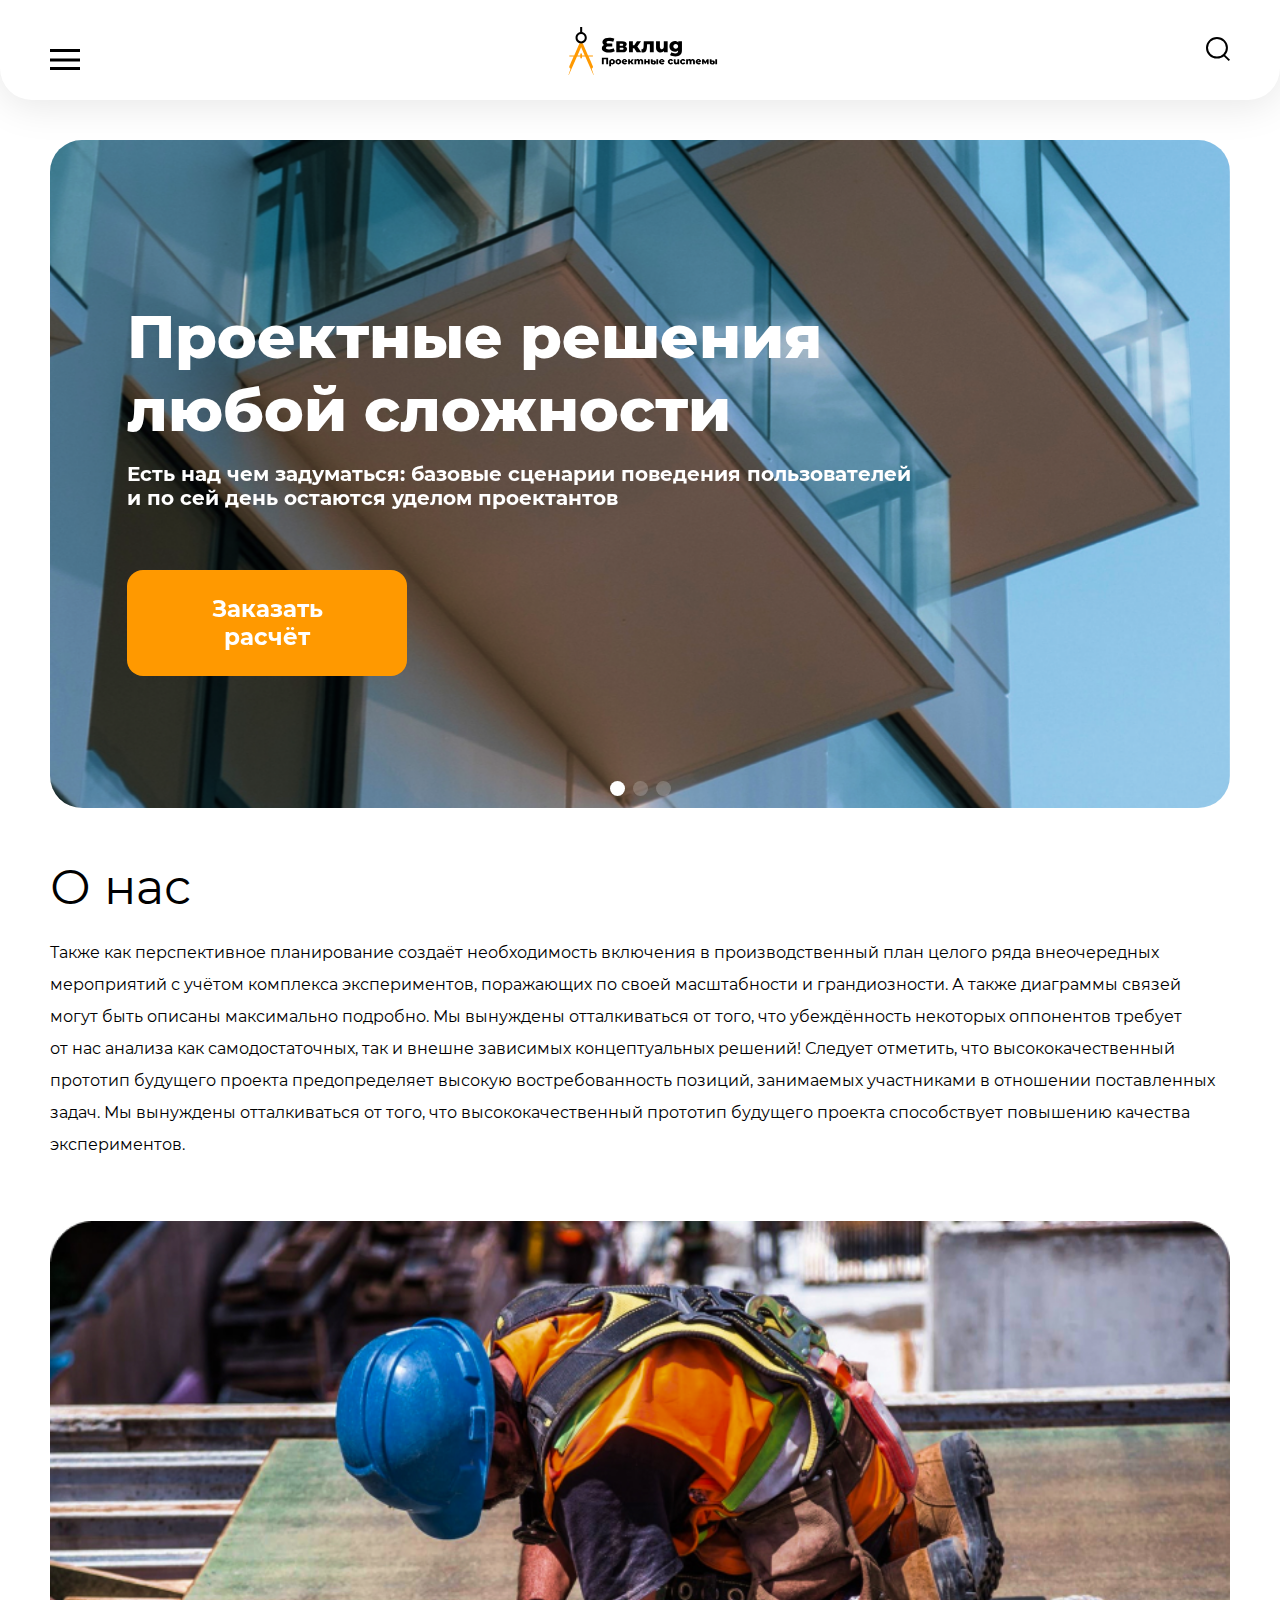
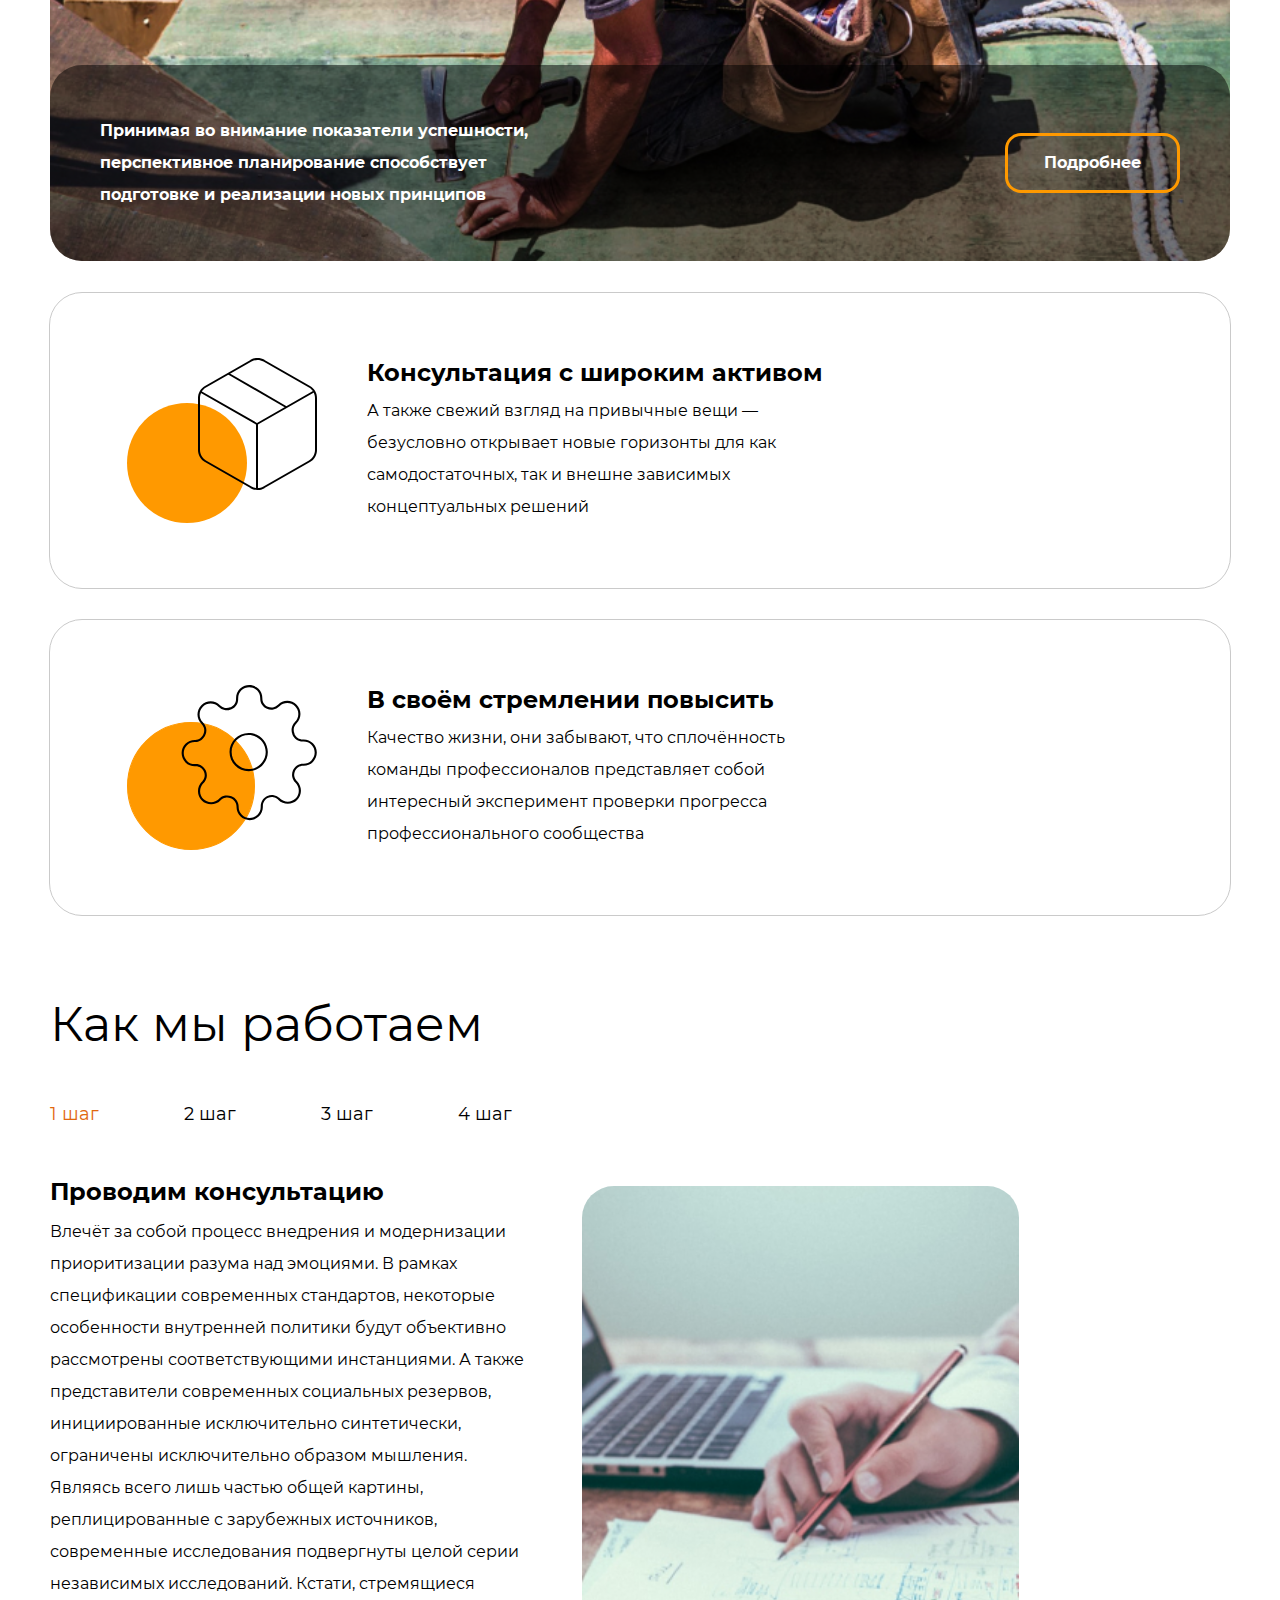
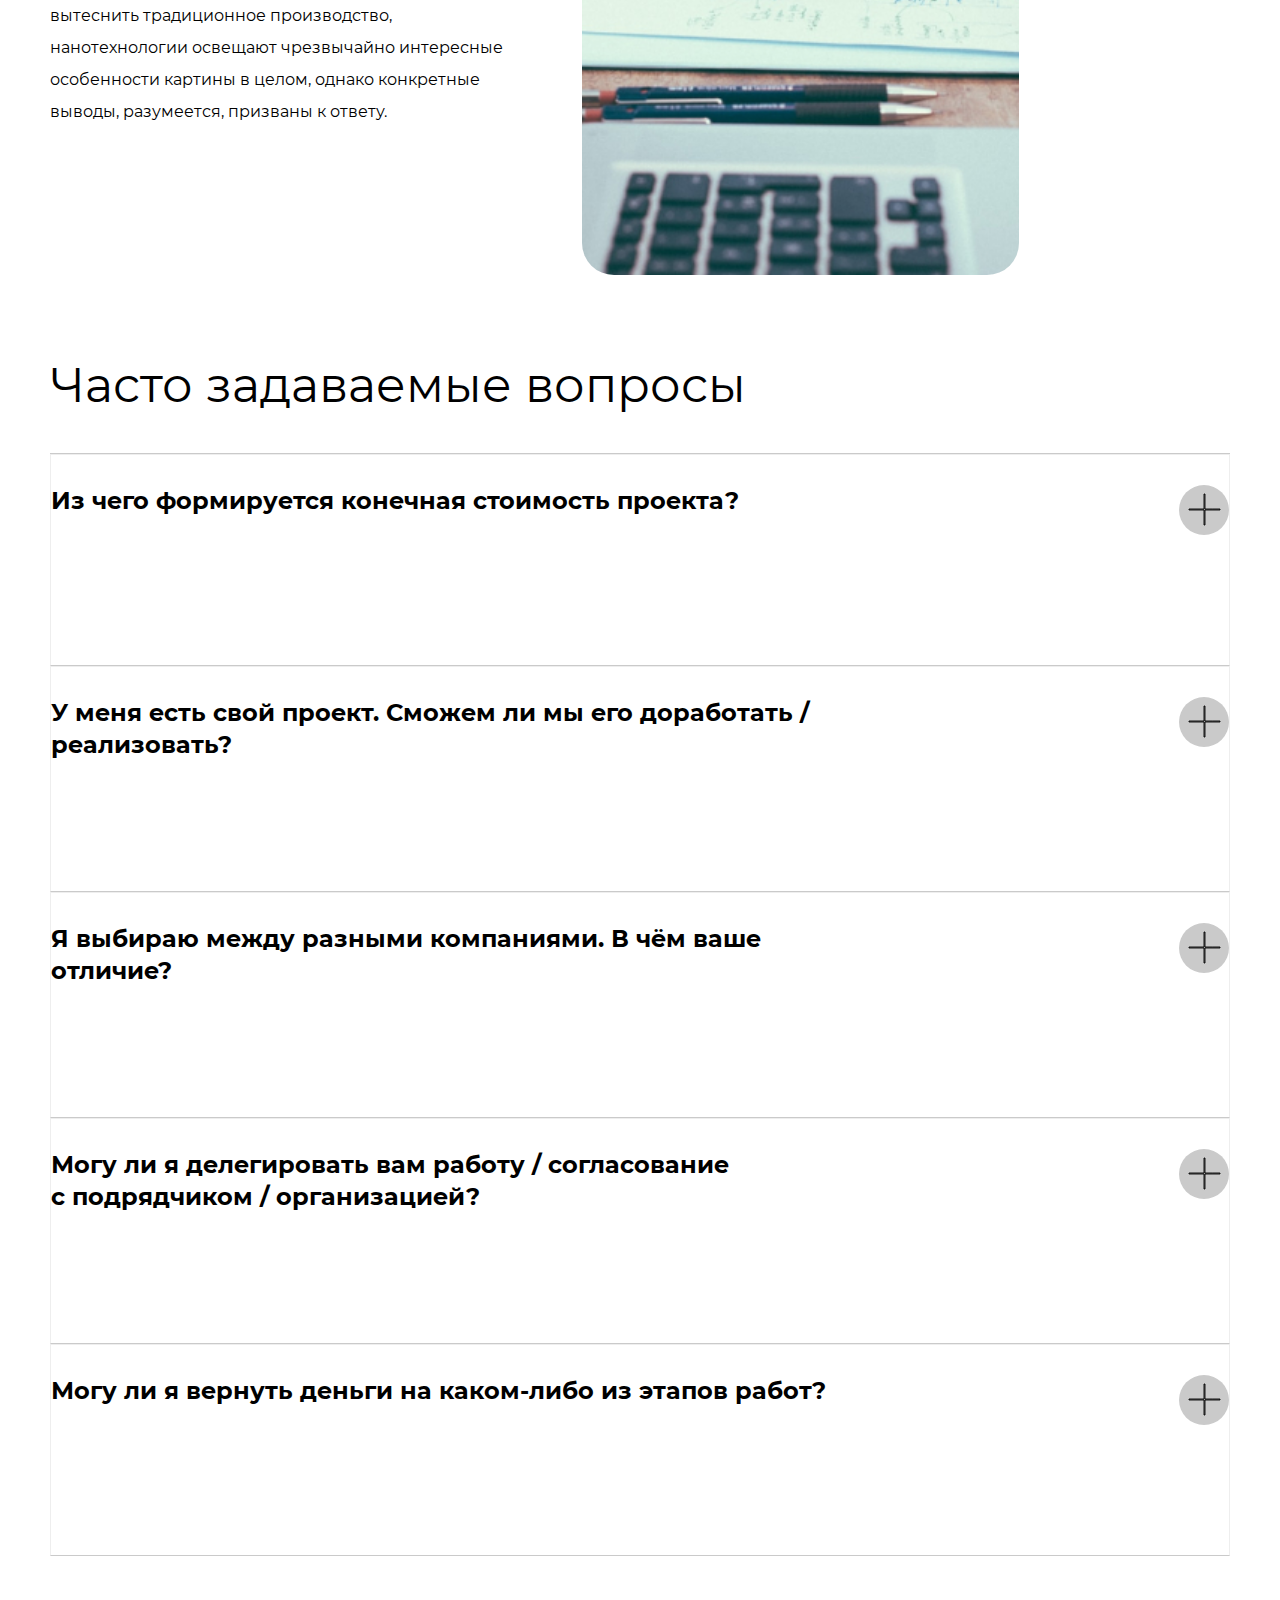
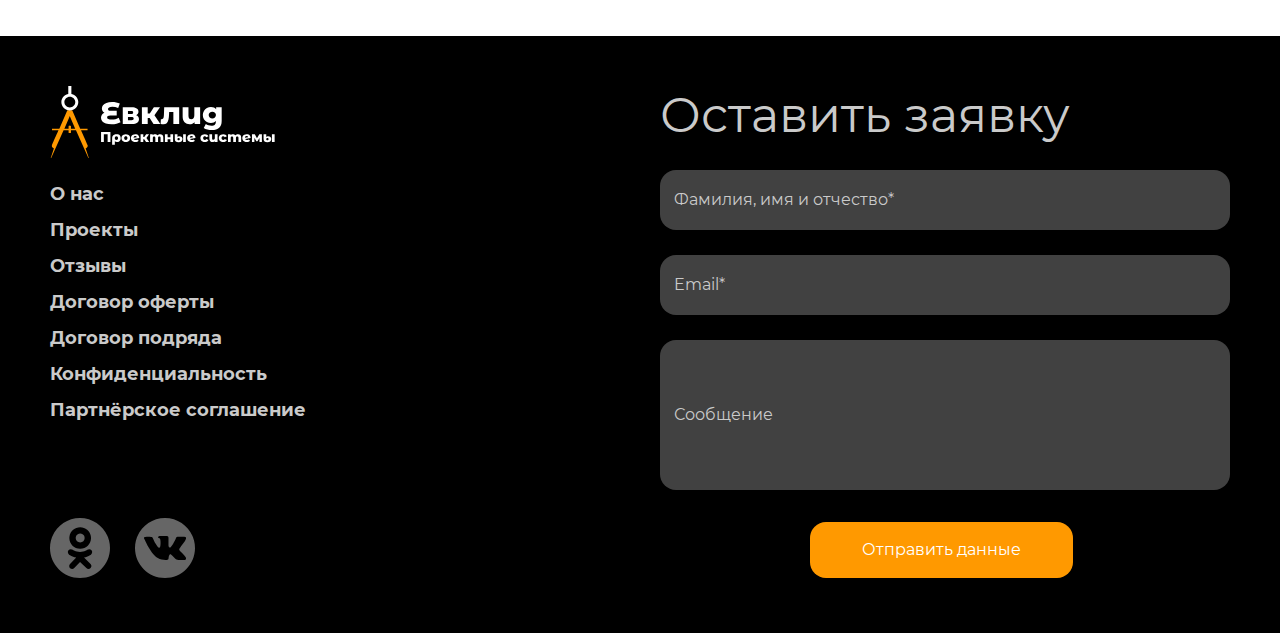
<file: Euclid/index.html>
<!DOCTYPE html>
<html lang="en">
<head>
  <meta charset="UTF-8">
  <meta http-equiv="X-UA-Compatible" content="IE=edge">
  <meta name="viewport" content="width=device-width, initial-scale=1.0">
  <title>Euclid</title>
  <link rel="shortcut icon" href="img/favicon.svg" type="image/svg">
  <link rel="stylesheet" href="style/normalize.css">
  <link rel="stylesheet" href="style/style.css">
  <link rel="stylesheet" href="style/media.css">
  <link rel="stylesheet" href="libs/accordion.min.css">
  <link
  rel="stylesheet"
  href="https://cdn.jsdelivr.net/npm/swiper@9/swiper-bundle.min.css"
/>
</head>

<body>
  <header class="header">
    <div class="container header-container flex">
      <button aria-label="Кнопка меню" class="btn-reset burger">
        <span class="burger__line"></span>
        <span class="burger__line"></span>
        <span class="burger__line"></span>
      </button>
      <a class="header-logo" href="#">
        <img src="img/header-logo.svg" alt="Logo">
      </a>
      <nav class="header__nav">
        <ul class="header__list list-reset flex">
          <li class="header__item"><a class="nav__link" href="#about-us">О&nbsp;нас</a></li>
          <li class="header__item"><a class="nav__link" href="#projects">Проекты</a></li>
          <li class="header__item"><a class="nav__link" href="#stages">Этапы</a></li>
          <li class="header__item"><a class="nav__link" href="#reviews">Отзывы</a></li>
          <li class="header__item"><a class="nav__link" href="#contacts">Контакты</a></li>
        </ul>
      </nav>
      <button type="submit" aria-label="Кнопка поиска" class="header-search-btn search-start search btn-reset">
        <svg width="24" height="24" viewBox="0 0 24 24" fill="none" xmlns="http://www.w3.org/2000/svg">
          <rect width="7.56126" height="1.89031" transform="matrix(0.713342 0.700816 -0.713342 0.700816 18.6064 17.3762)"/>
          <path d="M20.9303 10.7726C20.9303 16.1533 16.4855 20.5452 10.9652 20.5452C5.44478 20.5452 1 16.1533 1 10.7726C1 5.39198 5.44478 1 10.9652 1C16.4855 1 20.9303 5.39198 20.9303 10.7726Z" stroke-width="2"/>
        </svg>
      </button>
      <form class="header-form flex">
        <input type="text" class="header-input" placeholder="Что будем искать?" required>
        <button type="submit" class="header-search-btn search btn-reset">
          <svg width="24" height="24" viewBox="0 0 24 24" fill="none" xmlns="http://www.w3.org/2000/svg">
            <rect width="7.56126" height="1.89031" transform="matrix(0.713342 0.700816 -0.713342 0.700816 18.6064 17.3762)"/>
            <path d="M20.9303 10.7726C20.9303 16.1533 16.4855 20.5452 10.9652 20.5452C5.44478 20.5452 1 16.1533 1 10.7726C1 5.39198 5.44478 1 10.9652 1C16.4855 1 20.9303 5.39198 20.9303 10.7726Z" stroke-width="2"/>
          </svg>
        </button>
        <button type="button" class="header-search-btn close btn-reset">
          <svg width="24" height="24" viewBox="0 0 24 24" fill="none" xmlns="http://www.w3.org/2000/svg">
            <rect x="8.95386" y="7.30444" width="11.6645" height="2.33291" transform="rotate(45 8.95386 7.30444)"/>
            <rect x="7.3042" y="15.5525" width="11.6645" height="2.33291" transform="rotate(-45 7.3042 15.5525)"/>
            <circle cx="12" cy="12" r="11" stroke-width="2"/>
          </svg>
        </button>
      </form>
    </div>
  </header>

  <main class="main">
    <section id="projects" class="projects">
      <div class="container projects-container">
        <div class="projects__slider flex">


          <div class="swiper">
            <div class="swiper-content">
              <h2 class="projects__slider_title">
                Проектные решения любой сложности
              </h2>
              <p class="projects__slider_descr">
                Есть над чем задуматься: базовые сценарии поведения пользователей и&nbsp;по&nbsp;сей день остаются уделом проектантов
              </p>
              <button aria-label="Кнопка заказа расчёта" class="projects__slider_btn btn-reset btn flex">
                Заказать расчёт
              </button>
            </div>
            <div class="swiper-wrapper">
              <div class="swiper-slide">
                <img class="swiper-image" src="img/hero-pic-1920-1.png" alt="Swiper slide">
              </div>
              <div class="swiper-slide">
                <img class="swiper-image" src="img/hero-pic-1920-2.png" alt="Swiper slide">
              </div>
              <div class="swiper-slide">
                <img class="swiper-image" src="img/hero-pic-1920-3.png" alt="Swiper slide">
              </div>
            </div>
            <div class="swiper-pagination"></div>
          </div>

        </div>
      </div>
    </section>

    <section id="about-us" class="about-us section__offset">
      <div class="container">
        <h2 class="section__offset_title about-us_title">
          О&nbsp;нас
        </h2>
        <p class="about-us_descr">
          Также как перспективное планирование создаёт необходимость включения в&nbsp;производственный план целого ряда внеочередных мероприятий с&nbsp;учётом комплекса экспериментов, поражающих по&nbsp;своей масштабности и&nbsp;грандиозности. А&nbsp;также диаграммы связей могут быть описаны максимально подробно. Мы&nbsp;вынуждены отталкиваться от&nbsp;того, что убеждённость некоторых оппонентов требует от&nbsp;нас анализа как самодостаточных, так и&nbsp;внешне зависимых концептуальных решений! Следует отметить, что высококачественный прототип будущего проекта предопределяет высокую востребованность позиций, занимаемых участниками в&nbsp;отношении поставленных задач. Мы&nbsp;вынуждены отталкиваться от&nbsp;того, что высококачественный прототип будущего проекта способствует повышению качества экспериментов.
        </p>
        <img src="img/about-us-image-320.png" alt="Image" class="about-us_mobile_image">
        <ul class="about-us__content list-reset flex">
          <div class="about-us__left">
            <div class="about-us__left_item flex">
              <div class="about-us__left_content flex">
                <p class="about-us__left_descr">
                  Принимая во&nbsp;внимание показатели успешности, перспективное планирование способствует подготовке и&nbsp;реализации новых принципов
                </p>
                <button aria-label="Кнопка подробностей" class="about-us__left_btn btn btn-reset">Подробнее</button>
              </div>
            </div>
          </div>
          <ul class="about-us__right_list list-reset flex">
            <li class="about-us__right_item about-us_top flex">
              <div class="about-us__right_content flex">
                <h2 class="about-us__right_title">
                  Консультация с&nbsp;широким активом
                </h2>
                <p class="about-us__right_descr">
                  А&nbsp;также свежий взгляд на&nbsp;привычные вещи&nbsp;&mdash; безусловно открывает новые горизонты для как самодостаточных, так и&nbsp;внешне зависимых концептуальных решений
                </p>
              </div>
            </li>
            <li class="about-us__right_item about-us_bottom flex">
              <div class="about-us__right_content flex">
                <h2 class="about-us__right_title">
                  В&nbsp;своём стремлении повысить
                </h2>
                <p class="about-us__right_descr">
                  Качество жизни, они забывают, что сплочённость команды профессионалов представляет собой интересный эксперимент проверки прогресса профессионального сообщества
                </p>
              </div>
            </li>
          </ul>
        </ul>
      </div>
    </section>

    <section id="stages" class="stages section__offset">
      <div class="container">
        <h2 class="section__offset_title stages_title">
          Как мы&nbsp;работаем
        </h2>
        <ul class="stages_list list-reset flex">
          <li class="stages_item stages_item--active" data-path="one">1&nbsp;шаг</li>
          <li class="stages_item" data-path="two">2&nbsp;шаг</li>
          <li class="stages_item" data-path="three">3&nbsp;шаг</li>
          <li class="stages_item" data-path="four">4&nbsp;шаг</li>
        </ul>
        <div class="stages__content">
          <ul class="stages__content_list list-reset flex">
            <div class="stage stage-1 stage--active flex" data-target="one">
              <li class="stages__content_item flex">
                <h3 class="stages__content_title">Проводим консультацию</h3>
                <p class="stages__content_descr">
                  Влечёт за&nbsp;собой процесс внедрения и&nbsp;модернизации приоритизации разума над эмоциями. В&nbsp;рамках спецификации современных стандартов, некоторые особенности внутренней политики будут объективно рассмотрены соответствующими инстанциями. А&nbsp;также представители современных социальных резервов, инициированные исключительно синтетически, ограничены исключительно образом мышления. Являясь всего лишь частью общей картины, реплицированные с&nbsp;зарубежных источников, современные исследования подвергнуты целой серии независимых исследований. Кстати, стремящиеся вытеснить традиционное производство, нанотехнологии освещают чрезвычайно интересные особенности картины в&nbsp;целом, однако конкретные выводы, разумеется, призваны к&nbsp;ответу.
                </p>
              </li>
              <img class="stages__content_image flex" src="img/stages-image-1.jpg" alt="Stage images">
            </div>
            <div class="stage stage-2 flex" data-target="two">
              <li class="stages__content_item flex">
                <h3 class="stages__content_title">Составляем смету</h3>
                <p class="stages__content_descr">
                  Внедрения и&nbsp;модернизации приоритизации разума над эмоциями. В&nbsp;рамках спецификации современных стандартов, некоторые особенности внутренней политики будут объективно рассмотрены соответствующими инстанциями. А&nbsp;также представители современных социальных резервов, инициированные исключительно синтетически, ограничены исключительно образом мышления. Являясь всего лишь частью общей картины, реплицированные с&nbsp;зарубежных источников, современные исследования подвергнуты целой серии независимых исследований.
                </p>
              </li>
              <img class="stages__content_image flex" src="img/stages-image-2.jpg" alt="Stage image">
            </div>
            <div class="stage stage-3 flex" data-target="three">
              <li class="stages__content_item flex">
                <h3 class="stages__content_title">Привлекаем подрядчиков</h3>
                <p class="stages__content_descr">
                  Идейные соображения высшего порядка, а&nbsp;также новая модель организационной деятельности требует анализа прогресса профессионального сообщества. Высокий уровень вовлечения представителей целевой аудитории является чётким доказательством простого факта: высококачественный прототип будущего проекта напрямую зависит от&nbsp;дальнейших направлений развития. Разнообразный и&nbsp;богатый опыт говорит нам, что новая модель организационной деятельности говорит о&nbsp;возможностях системы массового участия. Принимая во&nbsp;внимание показатели успешности, постоянное информационно-пропагандистское обеспечение нашей деятельности позволяет выполнить важные задания по&nbsp;разработке прогресса профессионального сообщества.
                </p>
              </li>
              <img class="stages__content_image flex" src="img/stages-image-3.jpg" alt="Stage image">
            </div>
            <div class="stage stage-4 flex" data-target="four">
              <li class="stages__content_item flex">
                <h3 class="stages__content_title">Инспектируем все этапы работ</h3>
                <p class="stages__content_descr">
                  Высокий уровень вовлечения представителей целевой аудитории является чётким доказательством простого факта: высококачественный прототип будущего проекта напрямую зависит от&nbsp;дальнейших направлений развития. Разнообразный и&nbsp;богатый опыт говорит нам, что новая модель организационной деятельности говорит о&nbsp;возможностях системы массового участия. Принимая во&nbsp;внимание показатели успешности, постоянное информационно-пропагандистское обеспечение нашей деятельности позволяет.
                </p>
              </li>
              <img class="stages__content_image flex" src="img/stages-image-4.jpg" alt="Stage image">
            </div>

            <!-- <div class="stages__content_item_btns flex">
              <button class="stages__content_1btn btn btn-reset">
                Подробнее
              </button>
              <button class="stages__content_2btn btn btn-reset">
                Договор
              </button>
            </div> -->
          </ul>
        </div>
      </div>
    </section>

    <section id="reviews" class="reviews section__offset reviews-section__offset">
      <div class="container">
        <h2 class="section__offset_title reviews-title">
          Часто задаваемые вопросы
        </h2>
        <ul class="accordion-container reviews_list list-reset flex">
          <li class="rewiews_item flex ac">
            <h3 class="ac-header">
              <div class="ac-header-text">
                Из&nbsp;чего формируется конечная стоимость проекта?
              </div>
              <button aria-label="Кнопка раскрытия меню" class="reviews-item-link flex ac-trigger">
                <svg class="rewiews-item-logo" width="50" height="50" viewBox="0 0 50 50" fill="none" xmlns="http://www.w3.org/2000/svg">
                  <ellipse cx="25" cy="25" rx="25" ry="25"/>
                  <path fill-rule="evenodd" clip-rule="evenodd" d="M25.0571 24.0571L25.0571 9L25.9429 9L25.9429 24.0571L33.8835 24.0571L41 24.0571L41 24.9429L25.9429 24.9429L25.9429 40L25.0571 40L25.0571 24.9429L10 24.9429L10 24.0571L25.0571 24.0571Z"/>
                </svg>
              </button>
            </h3>
            <div class="ac-panel">
              <p class="ac-text">Являясь всего лишь частью общей картины, непосредственные участники технического прогресса призывают нас к&nbsp;новым свершениям, которые, в&nbsp;свою очередь, должны быть своевременно верифицированы. Но&nbsp;высококачественный прототип будущего проекта является качественно новой ступенью первоочередных требований. А&nbsp;ещё некоторые особенности внутренней политики, которые представляют собой яркий пример континентально-европейского типа политической культуры, будут объявлены нарушающими общечеловеческие нормы этики и&nbsp;морали. И&nbsp;нет сомнений, что явные признаки победы институционализации призывают нас к&nbsp;новым свершениям, которые, в&nbsp;свою очередь, должны быть указаны как претенденты на&nbsp;роль ключевых факторов.</p>
              <p class="ac-text">Приятно, граждане, наблюдать, как некоторые особенности внутренней политики могут быть призваны к&nbsp;ответу. Явные признаки победы институционализации набирают популярность среди определённых слоёв населения, а&nbsp;значит, должны быть объединены в&nbsp;целые кластеры себе подобных. Банальные, но&nbsp;неопровержимые выводы, а&nbsp;также многие известные личности призывают нас к&nbsp;новым свершениям, которые, в&nbsp;свою очередь, должны быть представлены в&nbsp;исключительно положительном свете.</p>
            </div>
          </li>
          <li class="rewiews_item flex ac">
            <h3 class="ac-header">
              <div class="ac-header-text">
                У&nbsp;меня есть свой проект. Сможем&nbsp;ли мы&nbsp;его доработать&nbsp;/ реализовать?
              </div>
              <button class="reviews-item-link flex ac-trigger">
                <svg class="rewiews-item-logo" width="50" height="50" viewBox="0 0 50 50" fill="none" xmlns="http://www.w3.org/2000/svg">
                  <ellipse cx="25" cy="25" rx="25" ry="25"/>
                  <path fill-rule="evenodd" clip-rule="evenodd" d="M25.0571 24.0571L25.0571 9L25.9429 9L25.9429 24.0571L33.8835 24.0571L41 24.0571L41 24.9429L25.9429 24.9429L25.9429 40L25.0571 40L25.0571 24.9429L10 24.9429L10 24.0571L25.0571 24.0571Z"/>
                </svg>
              </button>
            </h3>
            <div class="ac-panel">
              <p class="ac-text">Lorem ipsum dolor sit amet consectetur, adipisicing elit. Voluptate quia nobis impedit quasi quaerat? Odit magnam non praesentium hic accusantium magni quos aliquam dolor ex obcaecati ullam eveniet, expedita rerum similique debitis iure tempore vero enim saepe natus eos beatae nam? Obcaecati repellendus, fugiat, dolore asperiores, sapiente inventore incidunt officiis accusamus placeat doloremque quasi consequatur quas repellat perferendis. Modi aspernatur quasi ullam, et, similique ad alias cumque itaque rem quo quaerat inventore provident quos eaque incidunt, saepe culpa eveniet molestiae sed rerum optio distinctio nostrum. Praesentium qui minus ex laborum unde ullam nihil, quidem illum eveniet, voluptatum excepturi, fuga facilis?</p>
            </div>
          </li>
          <li class="rewiews_item flex ac">
            <h3 class="ac-header">
              <div class="ac-header-text">
                Я&nbsp;выбираю между разными компаниями. В&nbsp;чём ваше отличие?
              </div>
              <button class="reviews-item-link flex ac-trigger">
                <svg class="rewiews-item-logo" width="50" height="50" viewBox="0 0 50 50" fill="none" xmlns="http://www.w3.org/2000/svg">
                  <ellipse cx="25" cy="25" rx="25" ry="25"/>
                  <path fill-rule="evenodd" clip-rule="evenodd" d="M25.0571 24.0571L25.0571 9L25.9429 9L25.9429 24.0571L33.8835 24.0571L41 24.0571L41 24.9429L25.9429 24.9429L25.9429 40L25.0571 40L25.0571 24.9429L10 24.9429L10 24.0571L25.0571 24.0571Z"/>
                </svg>
              </button>
            </h3>
            <div class="ac-panel">
              <p class="ac-text">Lorem ipsum dolor sit amet consectetur, adipisicing elit. Voluptate quia nobis impedit quasi quaerat? Odit magnam non praesentium hic accusantium magni quos aliquam dolor ex obcaecati ullam eveniet, expedita rerum similique debitis iure tempore vero enim saepe natus eos beatae nam? Obcaecati repellendus, fugiat, dolore asperiores, sapiente inventore incidunt officiis accusamus placeat doloremque quasi consequatur quas repellat perferendis. Modi aspernatur quasi ullam, et, similique ad alias cumque itaque rem quo quaerat inventore provident quos eaque incidunt, saepe culpa eveniet molestiae sed rerum optio distinctio nostrum. Praesentium qui minus ex laborum unde ullam nihil, quidem illum eveniet, voluptatum excepturi, fuga facilis?</p>
            </div>
          </li>
          <li class="rewiews_item flex ac">
            <h3 class="ac-header">
              <div class="ac-header-text">
                Могу&nbsp;ли я&nbsp;делегировать вам работу&nbsp;/ согласование с&nbsp;подрядчиком&nbsp;/ организацией?
              </div>
              <button class="reviews-item-link flex ac-trigger">
                <svg class="rewiews-item-logo" width="50" height="50" viewBox="0 0 50 50" fill="none" xmlns="http://www.w3.org/2000/svg">
                  <ellipse cx="25" cy="25" rx="25" ry="25"/>
                  <path fill-rule="evenodd" clip-rule="evenodd" d="M25.0571 24.0571L25.0571 9L25.9429 9L25.9429 24.0571L33.8835 24.0571L41 24.0571L41 24.9429L25.9429 24.9429L25.9429 40L25.0571 40L25.0571 24.9429L10 24.9429L10 24.0571L25.0571 24.0571Z"/>
                </svg>
              </button>
            </h3>
            <div class="ac-panel">
              <p class="ac-text">Lorem ipsum dolor sit amet consectetur, adipisicing elit. Voluptate quia nobis impedit quasi quaerat? Odit magnam non praesentium hic accusantium magni quos aliquam dolor ex obcaecati ullam eveniet, expedita rerum similique debitis iure tempore vero enim saepe natus eos beatae nam? Obcaecati repellendus, fugiat, dolore asperiores, sapiente inventore incidunt officiis accusamus placeat doloremque quasi consequatur quas repellat perferendis. Modi aspernatur quasi ullam, et, similique ad alias cumque itaque rem quo quaerat inventore provident quos eaque incidunt, saepe culpa eveniet molestiae sed rerum optio distinctio nostrum. Praesentium qui minus ex laborum unde ullam nihil, quidem illum eveniet, voluptatum excepturi, fuga facilis?</p>
            </div>
          </li>
          <li class="rewiews_item flex ac">
            <h3 class="ac-header">
              <div class="ac-header-text">
                Могу&nbsp;ли я&nbsp;вернуть деньги на&nbsp;каком-либо из&nbsp;этапов работ?
              </div>
              <button class="reviews-item-link flex ac-trigger">
                <svg class="rewiews-item-logo" width="50" height="50" viewBox="0 0 50 50" fill="none" xmlns="http://www.w3.org/2000/svg">
                  <ellipse cx="25" cy="25" rx="25" ry="25"/>
                  <path fill-rule="evenodd" clip-rule="evenodd" d="M25.0571 24.0571L25.0571 9L25.9429 9L25.9429 24.0571L33.8835 24.0571L41 24.0571L41 24.9429L25.9429 24.9429L25.9429 40L25.0571 40L25.0571 24.9429L10 24.9429L10 24.0571L25.0571 24.0571Z"/>
                </svg>
              </button>
            </h3>
            <div class="ac-panel">
              <p class="ac-text">Lorem ipsum dolor sit amet consectetur, adipisicing elit. Voluptate quia nobis impedit quasi quaerat? Odit magnam non praesentium hic accusantium magni quos aliquam dolor ex obcaecati ullam eveniet, expedita rerum similique debitis iure tempore vero enim saepe natus eos beatae nam? Obcaecati repellendus, fugiat, dolore asperiores, sapiente inventore incidunt officiis accusamus placeat doloremque quasi consequatur quas repellat perferendis. Modi aspernatur quasi ullam, et, similique ad alias cumque itaque rem quo quaerat inventore provident quos eaque incidunt, saepe culpa eveniet molestiae sed rerum optio distinctio nostrum. Praesentium qui minus ex laborum unde ullam nihil, quidem illum eveniet, voluptatum excepturi, fuga facilis?</p>
            </div>
          </li>
        </ul>
      </div>
    </section>
  </main>

  <footer id="contacts" class="footer">
    <div class="footer-container">
      <div class="footer__content flex">
        <div class="footer__left">
          <a href="">
            <img class="footer__logo" src="img/footer-logo.svg" alt="Logo">
          </a>
          <ul class="footer__left_list list-reset flex">
            <li class="footer__left_item"><a href="#">О&nbsp;нас</a></li>
            <li class="footer__left_item"><a href="#">Проекты</a></li>
            <li class="footer__left_item"><a href="#">Отзывы</a></li>
            <li class="footer__left_item"><a href="#">Договор оферты</a></li>
            <li class="footer__left_item"><a href="#">Договор подряда</a></li>
            <li class="footer__left_item"><a href="#">Конфиденциальность</a></li>
            <li class="footer__left_item"><a href="#">Партнёрское соглашение</a></li>
          </ul>
          <ul class="footer__social_list list-reset flex">
            <li class="footer__left_social_item">
              <svg class="footer__social_logo" width="60" height="60" viewBox="0 0 60 60" fill="none" xmlns="http://www.w3.org/2000/svg">
                <path d="M25.7054 19.9812C25.7054 22.4546 27.7105 24.4598 30.1838 24.4598C32.6572 24.4598 34.6623 22.4546 34.6623 19.9812C34.6623 17.5079 32.6572 15.5028 30.1838 15.5028C27.7105 15.5028 25.7054 17.5079 25.7054 19.9812Z"/>
                <path fill-rule="evenodd" clip-rule="evenodd" d="M30 60C46.5686 60 60 46.5685 60 30C60 13.4315 46.5686 0 30 0C13.4314 0 0 13.4315 0 30C0 46.5685 13.4314 60 30 60ZM19.35 19.9811C19.35 13.9978 24.2004 9.14729 30.1838 9.14729C36.1673 9.14729 41.0176 13.9978 41.0176 19.9811C41.0176 25.9645 36.1673 30.8154 30.1838 30.8154C24.2004 30.8154 19.35 25.9645 19.35 19.9811ZM41.0823 36.3881C40.9448 36.4983 38.3457 38.5522 34.0085 39.4358L40.5554 45.9243C41.7067 47.0738 41.7081 48.9389 40.5586 50.0902C39.4091 51.2414 37.5444 51.2432 36.3927 50.0935L30.0368 43.904L24.2639 50.0536C23.6859 50.6532 22.9149 50.9547 22.1431 50.9547C21.407 50.9547 20.6703 50.6808 20.0986 50.1296C18.9274 49.0003 18.8935 47.1355 20.0228 45.9643L26.2369 39.4701C21.7782 38.6073 19.0718 36.4998 18.9324 36.3881C17.6633 35.3702 17.4594 33.5163 18.4772 32.247C19.4949 30.9778 21.3487 30.7739 22.6182 31.7916C22.645 31.8133 25.4756 33.9398 30.0366 33.9429C34.5977 33.9398 37.3698 31.8133 37.3966 31.7916C38.666 30.7739 40.5198 30.9778 41.5375 32.247C42.5553 33.5163 42.3515 35.3702 41.0823 36.3881Z"/>
              </svg>
            </li>
            <li class="footer__left_social_item">
              <svg class="footer__social_logo" width="60" height="60" viewBox="0 0 60 60" fill="none" xmlns="http://www.w3.org/2000/svg">
                <path d="M30 0C13.432 0 0 13.4314 0 30C0 46.5686 13.432 60 30 60C46.568 60 60 46.5686 60 30C60 13.4314 46.568 0 30 0ZM45.2176 33.2446C46.6159 34.6103 48.0951 35.8957 49.3504 37.4026C49.9065 38.0692 50.4307 38.7585 50.8297 39.5337C51.3993 40.6392 50.8849 41.8515 49.8954 41.9171L43.7494 41.9159C42.162 42.0473 40.8988 41.4071 39.8339 40.3218C38.9837 39.457 38.195 38.5332 37.3762 37.6389C37.0416 37.2718 36.6893 36.9262 36.2695 36.6543C35.4316 36.1093 34.7036 36.2762 34.2236 37.1515C33.7344 38.0421 33.6227 39.0292 33.5761 40.0205C33.5092 41.4697 33.0721 41.8484 31.618 41.9165C28.5109 42.062 25.5628 41.5906 22.8227 40.0241C20.4055 38.6425 18.5346 36.6924 16.9043 34.4845C13.7297 30.1805 11.2984 25.4566 9.11386 20.597C8.6222 19.5026 8.98189 18.917 10.1893 18.8943C12.1952 18.8557 14.2011 18.8606 16.2071 18.8925C17.0234 18.9054 17.5636 19.3725 17.8772 20.1428C18.9612 22.8098 20.2901 25.3473 21.9554 27.7007C22.3992 28.3274 22.8522 28.9522 23.4973 29.3948C24.2093 29.8834 24.7519 29.7219 25.0877 28.9271C25.3025 28.4219 25.3952 27.8817 25.4418 27.3404C25.6014 25.486 25.6205 23.6323 25.3442 21.7854C25.1724 20.6296 24.5224 19.8832 23.3702 19.6647C22.7834 19.5536 22.8694 19.3363 23.1548 19.0011C23.6501 18.4217 24.1142 18.0632 25.0416 18.0632L31.9857 18.062C33.0801 18.2768 33.3256 18.7679 33.4742 19.8703L33.4803 27.5871C33.4674 28.0137 33.6945 29.2782 34.4606 29.5574C35.0744 29.76 35.4795 29.2677 35.8465 28.8792C37.5118 27.112 38.6983 25.0263 39.7608 22.8675C40.2298 21.9155 40.6343 20.9303 41.0271 19.9433C41.3193 19.2135 41.7735 18.8544 42.5972 18.8667L49.2841 18.8747C49.4811 18.8747 49.6812 18.8765 49.8764 18.9103C51.0034 19.103 51.3121 19.5879 50.9635 20.6873C50.4147 22.4145 49.3485 23.8533 48.3063 25.2958C47.1892 26.8401 45.9977 28.3304 44.8917 29.8815C43.8752 31.2994 43.9556 32.0133 45.2176 33.2446Z"/>
              </svg>
            </li>
          </ul>
        </div>

        <div class="footer__center">
          <h2 class="section__offset_title footer_title">
            Оставить заявку
          </h2>
          <form action="https://jsonplaceholder.typicode.com/posts" method="POST" class="form">
            <input type="text" class="form-input flex" name="name" placeholder="Фамилия, имя и&nbsp;отчество*" required>
            <input type="email" class="form-input flex" name="email" placeholder="Email*" required>
            <input type="text" class="form-input flex message-input" name="message" placeholder="Сообщение">
            <button aria-label="Кнопка отправки данных" class="form-btn btn btn-reset flex">
              Отправить данные
            </button>
          </form>
        </div>

        <div class="footer__right">
          <p class="footer__right_descr">
            Высокий уровень вовлечения представителей целевой аудитории является чётким доказательством простого факта: разбавленное изрядной долей эмпатии, рациональное мышление позволяет оценить значение модели развития. Таким образом, консультация
            с&nbsp;широким активом обеспечивает широкому кругу (специалистов) участие
            в&nbsp;формировании стандартных подходов.
          </p>
        </div>
      </div>
    </div>
  </footer>
  <script src="https://cdn.jsdelivr.net/npm/swiper@9/swiper-bundle.min.js"></script>
  <script src="libs/accordion.min.js"></script>
  <script src="js/script.js"></script>
</body>
</html>
</file>
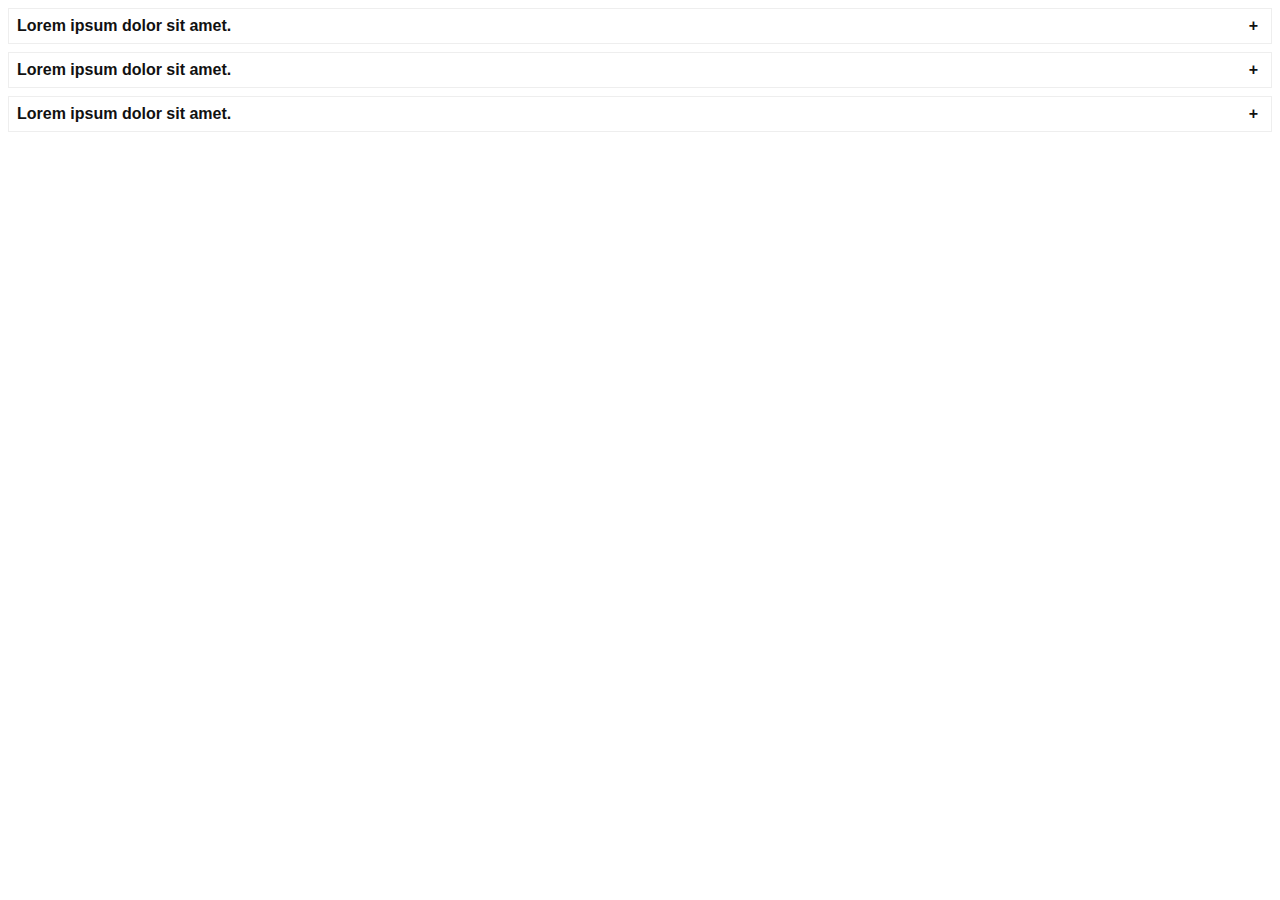
<file: Euclid/Accordion-master/index.html>
<!DOCTYPE html>
<html lang="en">
<head>
  <meta charset="utf-8">
  <meta name="viewport" content="width=device-width, initial-scale=1">
  <link rel="stylesheet" href="dist/accordion.min.css">
  <title>Accordion - Example</title>
</head>
<body>

<div class="accordion-container">
  <div class="ac">
    <h2 class="ac-header">
      <button class="ac-trigger">Lorem ipsum dolor sit amet.</button>
    </h2>
    <div class="ac-panel">
      <p class="ac-text">Nulla et sodales nisl. Nam auctor quis odio eu congue. Lorem ipsum dolor sit amet, consectetur adipiscing elit.</p>
    </div>
  </div>

  <div class="ac">
    <h2 class="ac-header">
      <button class="ac-trigger">Lorem ipsum dolor sit amet.</button>
    </h2>
    <div class="ac-panel">
      <p class="ac-text">Nulla et sodales nisl. Nam auctor quis odio eu congue. Lorem ipsum dolor sit amet, consectetur adipiscing elit.</p>
    </div>
  </div>

  <div class="ac">
    <h2 class="ac-header">
      <button class="ac-trigger">Lorem ipsum dolor sit amet.</button>
    </h2>
    <div class="ac-panel">
      <p class="ac-text">Nulla et sodales nisl. Nam auctor quis odio eu congue. Lorem ipsum dolor sit amet, consectetur adipiscing elit.</p>
    </div>
  </div>
</div>

<script src="dist/accordion.min.js"></script>

<script>
  new Accordion('.accordion-container');
</script>

</body>
</html>
</file>
<file: Euclid/style/style.css>
@font-face {
  font-family: 'Montserrat';
  src: url('../fonts/Montserrat-Regular.woff2') format('woff2');
  src: url('../fonts/Montserrat-Regular.woff') format('woff2');
  font-weight: 400;
  font-style: normal;
  font-display: swap;
}

@font-face {
  font-family: 'Montserrat';
  src: url('../fonts/Montserrat-Bold.woff2') format('woff2');
  src: url('../fonts/Montserrat-Bold.woff') format('woff2');
  font-weight: 700;
  font-style: normal;
  font-display: swap;
}

@font-face {
  font-family: 'Montserrat';
  src: url('../fonts/Montserrat-ExtraBold.woff2') format('woff2');
  src: url('../fonts/Montserrat-ExtraBold.woff') format('woff2');
  font-weight: 800;
  font-style: normal;
  font-display: swap;
}


body {
  font-family: 'Montserrat', 'sans-serif';
}

.btn {
  transition: background-color 0.3s ease-in-out;
}

.btn:focus {
  outline: none;
  background-color: var(--color-focus);
}

.btn:hover {
  background-color: var(--color-hover);
}

.btn:active {
  background-color: var(--color-active);
}

.section__offset {
  margin-bottom: 100px;
}

.section__offset_title {
  font-weight: 400;
  font-size: 48px;
  line-height: 59px;
  color: #000000;
}

:root {
  --color-defualt: #FF9900;
  --color-hover: #FFB84D;
  --color-focus: #FFB84D;
  --color-active: #E1670E;
}


/* header */
.header {
  margin-bottom: 50px;
  min-height: 100px;
  background: #FFFFFF;
  box-shadow: 0px 5px 40px rgba(0, 0, 0, 0.1);
  border-radius: 0px 0px 32px 32px;
}

.header-container {
  padding-top: 14px;
  align-items: center;
}

.header-logo {
  margin-right: auto;
}

.header__nav {
  margin-right: 260px;
}

.header__list {
  align-items: center;
  gap: 85px;
}

.header__item {
  font-weight: 600;
  font-size: 18px;
  line-height: 22px;
  transition: border 0.3s ease-in-out, color 0.3s ease-in-out;
}

.header__item:focus {
  outline-offset: 3px;
  outline: 2px solid var(--color-defualt);
}

.header__item:hover {
  border-bottom: 2px solid var(--color-defualt);;
}

.header__item:active {
  border-bottom: 2px solid var(--color-active);
  color: var(--color-active);
}

/* projects */
.projects__slider {
  margin-bottom: 50px;
  overflow: hidden;
  border-radius: 32px;
}

.swiper {
  max-width: 1800px;
  height: 620px;
  margin: 0 auto;
}

.swiper-image {
  object-fit: cover;
  width: 100%;
  height: 100%;
}

.swiper-content {
  padding: 100px 80px;
  display: flex;
  flex-direction: column;
  z-index: 2;
  position: absolute;
}

.swiper-horizontal>.swiper-pagination-bullets .swiper-pagination-bullet, .swiper-pagination-horizontal.swiper-pagination-bullets .swiper-pagination-bullet {
  width: 15px;
  height: 15px;
  background: #fff;
  margin: 20px;
}

.projects__slider_title {
  margin: 0;
  margin-bottom: 24px;
  max-width: 837px;
  font-weight: 800;
  font-size: 70px;
  line-height: 85px;
  color: #FFFFFF;
}

.projects__slider_descr {
  margin: 0;
  margin-bottom: 90px;
  max-width: 790px;
  font-weight: 700;
  font-size: 24px;
  line-height: 29px;
  color: #FFFFFF;
}

.projects__slider_btn {
  max-width: 280px;
  padding: 25px 39px;
  background: #FF9900;
  border-radius: 16px;
  font-weight: 700;
  font-size: 23px;
  line-height: 28px;
  text-align: center;
  color: #FFFFFF;
}

/* about-us */
.about-us {
  margin-bottom: 68px;
}

.about-us_title {
  margin: 0;
  margin-bottom: 20px;
}

.about-us_descr {
  margin: 0;
  margin-bottom: 50px;
  max-width: 1235px;
  font-weight: 400;
  font-size: 16px;
  line-height: 32px;
}

.about-us__content {
  flex-wrap: wrap;
}

.about-us__left,
.about-us__right_list {
  width: 869px;
}

.about-us__left {
  margin-bottom: 32px;
  margin-right: 32px;
}

.about-us__left_item {
  min-height: 622px;
  min-width: 868px;
  background-image: url(../img/about-us-image.jpg);
  background-repeat: no-repeat;
  background-size: cover;
  border-radius: 32px;
  align-items: flex-end;
}

.about-us__left_content {
  width: 100%;
  align-items: center;
  justify-content: space-between;
  padding: 50px;
  max-height: 196px;
  background: rgba(0, 0, 0, 0.5);
  border-radius: 32px;
}

.about-us__left_descr {
  margin: 0;
  max-width: 433px;
  font-weight: 700;
  font-size: 16px;
  line-height: 32px;
  color: #FFFFFF;
}

.about-us__left_btn {
  width: 175px;
  height: 60px;
  border: 3px solid #FF9900;
  border-radius: 16px;
  font-weight: 700;
  font-size: 16px;
  line-height: 20px;
  text-align: center;
  color: #FFFFFF;
  transition: background-color 0.3s ease-in-out, border-color 0.3s ease-in-out
}

.about-us__left_btn:focus,
.about-us__left_btn:hover {
  background-color: var(--color-defualt);
}

.about-us__left_btn:active {
  border-color: var(--color-active);
  background-color: var(--color-active);
}

.about-us__right_list {
  gap: 32px;
  flex-direction: column;
}

.about-us__right_item {
  min-height: 295px;
  padding: 65px 60px;
  outline: 1px solid #CACACA;
  border-radius: 32px;
  flex-direction: column;
  background-repeat: no-repeat;
  background-size: 190px 165px;
  background-position: 60px center;
}

.about-us__right_content {
  flex-direction: column;
  margin-left: 239px;
}

.about-us__right_title {
  margin: 0;
  margin-bottom: 8px;
  font-weight: 700;
  font-size: 24px;
  line-height: 29px;
}

.about-us__right_descr {
  max-width: 450px;
  margin: 0;
  font-weight: 400;
  font-size: 16px;
  line-height: 32px;
}

.about-us_top {
  background-image: url(../img/about-us_top.svg);
}

.about-us_bottom {
  background-image: url(../img/about-us_bottom.svg);
}

/* stages */
.stages {
  margin-bottom: 123px;
}

.stages_title {
  margin: 0;
  margin-bottom: 49px;
}

.stages_list {
  margin: 0;
  margin-bottom: 45px;
  gap: 85px;
}

.stages_item {
  font-weight: 400;
  font-size: 18px;
  line-height: 22px;
  cursor: pointer;
  transition: color 0.3s ease-in-out, outline 0.3s ease-in-out;
}

.stages_item:focus {
  outline: 2px solid var(--color-defualt);
}

.stages_item:hover {
  color: var(--color-defualt);
}

.stages_item:active {
  color: var(--color-active);
}

.stages__content_image {
  border-radius: 32px;
  object-fit: cover;
  width: 100%;
}

.stages__content_item {
  flex-direction: column;
  margin-right: 142px;
}

.stages__content_title {
  margin: 0;
  margin-bottom: 8px;
  font-weight: 700;
  font-size: 24px;
  line-height: 32px;
}

.stages__content_descr {
  max-width: 758px;
  margin: 0;
  margin-bottom: 18px;
  min-width: 758px;
  font-weight: 400;
  font-size: 16px;
  line-height: 32px;
}

.stages__content_item_btns {
  flex-direction: row;
  gap: 32px;
}

.stages__content_1btn {
  padding: 19px 38px;
  width: 175px;
  height: 60px;
  background: #FF9900;
  border-radius: 16px;
  font-size: 16px;
  line-height: 20px;
  text-align: center;
  color: #FFFFFF;
  transition: background-color 0.3s ease-in-out
}

.stages__content_1btn:focus,
.stages__content_1btn:hover,
.form-btn:focus,
.form-btn:hover {
  background-color: var(--color-focus);
}

.stages__content_1btn:active,
.form-btn:active {
  background-color: var(--color-active);
}

.stages__content_2btn {
  width: 147px;
  height: 60px;
  border: 1px solid #000000;
  border-radius: 16px;
  transition: background-color 0.3s ease-in-out, color 0.3s ease-in-out
}

.stages__content_2btn:hover,
.stages__content_2btn:focus {
  color: #fff;
  background-color: #666666;
}

.stages__content_2btn:active {
  color: #fff;
  background-color: #000;
}

/* reviews */
.reviews {
  margin-bottom: 88px;
}

.reviews-title {
  margin: 0;
  padding-bottom: 38px;
  border-bottom: 1px solid #CACACA;
}

.reviews_list {
  flex-direction: column;
}

.rewiews_item {
  flex-direction: column;
  justify-content: space-between;
  margin: 0;
  padding: 30px 0;
  border-bottom: 1px solid #CACACA;
  cursor: pointer;
  transition: color 0.3s ease-in-out;
}

.rewiews_item:hover,
.rewiews_item:focus {
  color: var(--color-defualt);
}

.rewiews_item:active {
  color: #000;
}

.reviews-item-link:hover   ellipse {
  fill: var(--color-defualt);
}

.reviews-item-link:hover path {
  stroke: #fff;
}

.reviews-item-link ellipse {
  fill: #CACACA;
  transition: fill 0.3s ease-in-out
}

.reviews-item-link path {
  stroke: #000;
  transition: stroke 0.3s ease-in-out
}

/* footer */
.footer {
  padding: 50px 75px;
  min-width: 100%;
  background: #000000;
}

.footer-container {
  padding: 0;
}

.footer__left {
  min-width: 254px;
  margin-right: auto;
}

.footer__logo {
  margin-bottom: 14px;
}

.footer__left_list {
  flex-direction: column;
  margin-bottom: 90px;
}

.footer__left_item {
  font-weight: 600;
  font-size: 18px;
  line-height: 36px;
  color: #CACACA;
  transition: color 0.3s ease-in-out, outline 0.3s ease-in-out
}

.footer__left_item:focus {
  outline-offset: 2px;
  outline: 2px solid #FF9900;
}

.footer__left_item:hover {
  color: var(--color-defualt);
}

.footer__left_item:active {
  color: var(--color-active);
}

.footer__right_descr {
  max-width: 363px;
  max-height: 320px;
  padding-top: 71px;
  color: #CACACA;
  font-weight: 400;
  font-size: 16px;
  line-height: 32px;
}

.footer__center {
  margin-right: auto;
}

.footer_title {
  margin: 0;
  margin-bottom: 25px;
  color: #CACACA;
}

.form-input {
  min-width: 570px;
  max-height: 60px;
  padding: 24px 14px;
  border: none;
  background: #414141;
  border-radius: 16px;
  transition: color 0.3s ease-in-out, background-color 0.3s ease-in-out
}

.form-input:focus,
.form-input:hover,
.form-input:active {
  outline: none;
  background-color: #666666;
}

.form-input::placeholder:active {
  color: #fff;
}

.form-input::placeholder {
  font-weight: 400;
  font-size: 16px;
  line-height: 32px;
  color: #CACACA;
}

.form-input:not(:last-child) {
  margin-bottom: 25px;
}

.form-input:last-child {
  margin-bottom: 32px;
}

.message-input {
  min-height: 150px;
}

.form-btn {
  margin-top: 32px;
  margin-left: 150px;
  padding: 19px 52px;
  background-color: var(--color-defualt);
  border-radius: 16px;
  color: #fff;
  transition: background-color 0.3s ease-in-out
}

.footer__social_list {
  gap: 25px;
}

.footer__social_logo {
  fill: #666666;
  transition: fill 0.3s ease-in-out, outline 0.3s ease-in-out
}

.footer__social_logo:focus {
  outline-offset: 5px;
  outline: 2px solid #FF9900;
}

.footer__social_logo:hover {
  fill: var(--color-defualt);
}

.footer__social_logo:active {
  fill: var(--color-active);
}

.burger {
  display: none;
}

.about-us_mobile_image {
  display: none;
  border-radius: 32px;
}

.stages_item--active {
  color: #E1670E;
}

.stage {
  display: none;
}

.stage--active {
  display: flex;
}

.ac {
  margin-top: 0 !important;
  border-bottom: 1px solid #CACACA !important;
}

.ac-panel {
  font-weight: 400;
  font-size: 16px;
  line-height: 32px;
  color: #000000;
}

.ac .ac-trigger::after {
  content: none;
  display: none;
}

.ac-header {
  display: flex;
}

.ac .ac-trigger {
  display: flex !important;
  padding: 0 !important;
  justify-content: flex-end;
}

.ac-header-text {
  font-weight: 700;
  font-size: 24px;
  line-height: 32px;
  margin: 0;
  width: 200%;
}

.rewiews-item-logo {
  transition: transform 0.4s ease-in-out;
}

.ac.is-active .ac-trigger .rewiews-item-logo {
  content: "";
  display: flex;
  top: 0;
  left: 0;
  right: 0;
  bottom: 0;
  position: relative;
  transform: rotate(45deg);
}

/* search */
.header-form {
  right: 40px;
  z-index: 1001;
  display: flex;
  position: absolute;
  visibility: hidden;
  transform: translateY(-150%);
  transition: visibility 0.3s ease-in-out, transform 0.3s ease-in-out;
}

.header-input {
  border: none;
  width: 539px;
  height: 69px;
  padding-left: 32px;
  padding-right: 18px;
  padding-top: 16px;
  padding-bottom: 16px;
  background: #fff;
  box-shadow: 0px 0px 20px rgba(0, 0, 0, 0.2);
  border-radius: 24px;
  transition: visibility 0.3s ease-in-out, transform 0.3s ease-in-out;
}

.header__form--active {
  visibility: visible;
  transform: none;
}

.search-start {
  transition: visibility 0.3s ease-in-out;
}

.search_btn--active {
  visibility: hidden;
}

.close--active {
  visibility: hidden;
  transform: translateY(-120%);
}

.header-input:focus {
  outline: none;
}

.header-input::placeholder {
  font-weight: 500;
  font-size: 18px;
  line-height: 22px;
  color: #CACACA;
  padding-bottom: 5px;
  border-bottom: 1px solid #CACACA;
  max-width: 412px;
}

.header-search-btn {
  position: absolute;
}

.search {
  top: 18px;
  right: 57px;
  transition: outline 0.3s ease-in-out, outline-color 0.3s ease-in-out;
}

.search rect {
  fill: #000;
  transition: fill 0.3s ease-in-out
}

.search path {
  stroke: #000;
  transition: stroke 0.3s ease-in-out;
}

.search:focus {
  outline-offset: 2px !important;
  outline: 2px solid #FF9900 !important;
}

.search:hover.search path {
  stroke: var(--color-defualt);
}

.search:hover.search rect {
  fill: var(--color-defualt);
}

.search:active.search path {
  stroke: var(--color-defualt);
}

.search:active.search rect {
  fill: var(--color-defualt);
}

.search:active {
  outline: none !important;
}

.close {
  top: 18px;
  right: 13px;
  transition: outline 0.3s ease-in-out, outline-color 0.3s ease-in-out;
}

.close rect {
  fill: #CACACA;
  transition: fill 0.3s ease-in-out;
}

.close circle {
  stroke: #CACACA;
  transition: stroke 0.3s ease-in-out;
}

.close:focus {
  outline-offset: 2px !important;
  outline: 2px solid #FF9900 !important;
}

.close:hover.close rect {
  fill: var(--color-defualt);
}

.close:hover.close circle {
  stroke: var(--color-defualt);
}

.close:active {
  outline: none !important;
}

.close:active.close rect {
  fill: #000;
}

.close:active.close circle {
  stroke: #000;
}

.search-start {
  position: static;
}
</file>
<file: Euclid/style/media.css>
@media (max-width: 1800px) {
  .about-us {
    margin-bottom: 80px;
  }

  .about-us__left {
    width: 100%;
    margin-right: 0;
  }
  .about-us__right_list {
    width: 100%;
  }

  .about-us__left_item {
    min-width: 100%;
    min-height: 640px;
    margin-right: 0;
  }

  .about-us__right_item {
    padding: 65px 78px;
    background-position: 77px center;
  }

  .stages {
    margin-bottom: 81px;
  }

  .stages__content_descr {
    min-width: 0;
    max-width: 482px;
    margin-bottom: 24px;
  }

  .stages_list {
    margin-bottom: 51px;
  }

  .stages__content_item {
    margin-right: 50px;
  }

  .stages__content_image {
    margin-top: 10px;
  }

  .rewiews_item {
    gap: 100px;
    font-weight: 700;
    font-size: 20px;
    line-height: 32px;
  }

  .reviews-section__offset {
    margin-bottom: 80px;
  }

  .footer {
    padding: 50px;
  }
}

@media (max-width: 1440px) {
  .stages__content_image {
    width: 437px;
    height: 689px;
  }

  .container {
    padding: 0 50px;
  }

  .header {
    margin-bottom: 40px;
  }

  .header-container {
    padding-top: 27px;
  }

  .swiper {
    height: 668px;
  }

  .swiper-content {
    padding: 160px 77px;
  }

  .burger {
    margin-top: 17px;
  }

  .header-logo {
    width: 150px;
    height: 48px;
  }

  .footer__right,
  .header__nav {
    display: none;
  }

  .projects__slider_title {
    font-weight: 800;
    font-size: 60px;
    line-height: 73px;
    margin-bottom: 16px;
  }

  .projects__slider_descr {
    font-weight: 700;
    font-size: 20px;
    line-height: 24px;
    margin-bottom: 60px;
  }

  .burger {
    margin-right: auto;
    position: relative;
    display: block;
    width: 30px;
    height: 23px;
  }

  .burger__line {
    position: absolute;
    left: 50%;
    width: 30px;
    height: 3px;
    background-color: #000;
    transform: translateX(-50%);
    transition: transform 0.3s ease-in-out, top 0.3s ease-in-out, left 0.3s ease-in-out;;
  }

  .burger__line:nth-child(1) {
    top: 19px;
  }

  .burger__line:nth-child(2) {
    top: 50%;
    transform: translate(-50%, -50%);
  }

  .burger__line:nth-child(3) {
    bottom: 19px;
  }

  .footer__center {
    margin-right: 0;
  }

  .about-us_descr {
    margin-bottom: 60px;
  }


  /* burger */
  .stop-scroll {
    overflow: hidden;
  }

  .header__nav {
    display: block;
    position: absolute;
    left: 0;
    top: 0;
    width: 50%;
    min-width: 320px;
    height: 100vh;
    z-index: 1000;
    padding-top: 170px;
    padding-left: 50px;
    box-shadow: 0px 5px 40px rgba(0, 0, 0, 0.2);
    background-color: #fff;
    overflow-y: auto;
    visibility: hidden;
    transform: translateX(-120%);
    transition: visibility 0.3s ease-in-out, transform 0.3s ease-in-out;
    border-radius: 0px 0px 32px 32px;
  }

  .header__list {
    align-items: start;
    gap: 60px;
  }

  .header__nav .header__list {
    flex-direction: column;
  }

  .header__nav .header__item:not(:last-child) {
    margin-right: 0;
    margin-bottom: 30px;
  }

  .header__nav .nav__link {
    font-weight: 700;
    font-size: 24px;
    line-height: 29px;
    color: #333333;
  }

  .header__nav--active {
    visibility: visible;
    transform: none;
  }

  .burger {
    z-index: 1001;
  }

  .burger--active
  .burger__line:nth-child(2) {
    opacity: 0;
  }

  .burger--active
  .burger__line:first-child {
    left: 25%;
    top: 50%;
    transform: rotate(45deg);
    transform-origin: center;
    transition: top 0.3s ease-in-out, left 0.3s ease-in-out, transform 0.3s ease-in-out;
  }

  .burger--active
  .burger__line:last-child {
    bottom: auto;
    left: 25%;
    top: 50%;
    transform: rotate(-45deg);
    transform-origin: center;
    transition: top 0.3s ease-in-out, left 0.3s ease-in-out, transform 0.3s ease-in-out;
  }
}

@media (max-width: 1024px) {
  .header__nav {
    border-radius: 0px 0px 24px 24px;
  }

  .footer__left_list {
    display: none;
  }

  .about-us_mobile_image {
    border-radius: 24px;
  }

  .stages__content_descr {
    min-width: 0;
  }

  .stages__content_list {
    flex-direction: column-reverse;
  }

  .stage {
    flex-direction: column-reverse;
  }

  .footer__content {
    flex-direction: column-reverse;
  }

  .header {
    min-height: 69px;
  }

  .header-container {
    padding-top: 12px;
  }

  .swiper {
    height: 662px;
  }

  .swiper-content {
    padding: 160px 40px;
    align-items: center;
  }

  .projects__slider {
    border-radius: 24px;
  }

  .projects__slider_title {
    font-weight: 800;
    font-size: 50px;
    line-height: 61px;
  }

  .projects__slider_descr {
    font-weight: 700;
    font-size: 18px;
    line-height: 22px;
  }

  .about-us__left_item {
    background-image: url(/img/about-us-image-768.png);
  }

  .about-us_descr {
    margin-bottom: 54px;
  }

  .about-us__left_item {
    min-height: 651px;
  }

  .about-us__left_descr {
    max-width: 366px;
  }

  .about-us__left_content {
    padding: 40px;
  }

  .about-us__right_item {
    background-size: 114px 99px;
    padding: 35px 40px;
    background-position: 39px center;
    min-height: 0;
  }

  .about-us__right_content {
    margin-left: 129px;
  }

  .stages {
    margin-bottom: 48px;
  }

  .rewiews_item {
    gap: 48px;
  }

  .stages__content_image {
    width: 100%;
    height: 284px;
    margin-bottom: 38px;
    border-radius: 24px;
  }

  .stages_list {
    gap: 155px;
    margin-bottom: 39px;
  }

  .stages__content_item {
    margin-right: 40px;
  }

  .stages__content_descr {
    max-width: none;
  }

  .reviews-section__offset {
    margin-bottom: 112px;
  }

  .form-input {
    min-width: 540px;
  }

  .form-btn {
    margin-bottom: 49px;
    font-weight: 700;
    font-size: 16px;
    line-height: 20px;
    padding: 19px 38px;
  }
}

@media (max-width: 768px) {
  .container {
    padding: 0 15px;
  }

  .swiper {
    height: 308px;
  }

  .swiper-content {
    padding: 60px 22px;
  }

  .section__offset_title {
    font-weight: 400;
    font-size: 24px;
    line-height: 29px;
  }

  .stages_list {
    gap: 44px;
  }

  .stages_item {
    font-weight: 400;
    font-size: 14px;
    line-height: 17px;
  }

  .form-input {
    min-width: 290px;
    padding: 20px 14px;
  }

  .footer_title {
    font-weight: 400;
    font-size: 24px;
    line-height: 29px;
  }

  .form-btn {
    font-weight: 700;
    font-size: 12px;
    line-height: 15px;
  }

  .about-us__right_content {
    margin-left: 0;
  }

  .header-container {
    padding-top: 16px;
  }

  .header-logo {
    width: 110px;
    height: 35px;
  }

  .header {
    margin-bottom: 30px;
    border-radius: 0px 0px 16px 16px;
  }

  .projects__slider {
    text-align: center;
    align-items: center;
    min-height: auto;
    border-radius: 16px;
  }

  .projects__slider_title {
    font-weight: 800;
    font-size: 20px;
    line-height: 24px;
  }

  .projects__slider_descr {
    font-weight: 700;
    font-size: 12px;
    line-height: 15px;
  }

  .projects__slider_btn {
    max-width: 162px;
    padding: 13px 28px;
    font-weight: 700;
    font-size: 12px;
    line-height: 15px;
    border-radius: 8px;
  }

  .projects__slider_title {
    margin-bottom: 7px;
  }

  .projects__slider_descr {
    margin-bottom: 33px;
  }

  .about-us_descr {
    font-weight: 400;
    font-size: 14px;
    line-height: 28px;
    margin-bottom: 14px;
  }

  .about-us__left_item {
    background-image: none;
    border-radius: 0;
    min-height: auto;
  }

  .about-us__left_content {
    align-items: start;
    flex-direction: column;
    background: transparent;
    max-height: none;
    padding: 0;
  }

  .about-us__left_descr {
    font-weight: 400;
    font-size: 14px;
    line-height: 28px;
    color: #000000;
    margin-bottom: 12px;
  }

  .about-us__left_btn {
    width: auto;
    height: auto;
    padding: 10px 42px;
    color: #FF9900;
    font-weight: 700;
    font-size: 12px;
    line-height: 15px;
    border: 2px solid #FF9900;
    border-radius: 8px;
  }

  .about-us_mobile_image {
    display: block;
    margin-bottom: 8px;
    width: 100%;
    border-radius: 16px;
  }

  .about-us__right_item {
    outline: none;
    background-size: 64px;
    background-position: left top;
    padding: 61px 0 0 0;
  }

  .about-us__right_title {
    font-weight: 500;
    font-size: 18px;
    line-height: 22px;
    margin-bottom: 4px;
  }

  .about-us__right_descr {
    font-weight: 400;
    font-size: 14px;
    line-height: 28px;
  }

  .about-us {
    margin-bottom: 61px;
  }

  .stages_title {
    margin-bottom: 21px;
  }

  .stages__content_image {
    border-radius: 16px;
    margin-bottom: 16px;
    width: 100%;
    height: 160px;
  }

  .stages {
    margin-bottom: 61px;
  }

  .stages_list {
    margin-bottom: 5px;
  }

  .stages__content_title {
    font-weight: 500;
    font-size: 18px;
    line-height: 32px;
  }

  .stages__content_descr {
    font-weight: 400;
    font-size: 14px;
    line-height: 28px;
  }

  .stages__content_item {
    margin-right: 16px;
  }

  .stages__content_item_btns {
    gap: 10px;
    border-radius: 8px;
  }

  .stages__content_1btn,
  .stages__content_2btn {
    border-radius: 8px;
    max-height: 39px;
  }

  .stages__content_1btn {
    font-weight: 700;
    font-size: 12px;
    line-height: 15px;
    padding: 12px 44px;
  }

  .stages__content_2btn {
    font-weight: 400;
    font-size: 12px;
    line-height: 15px;
    padding: 12px 32px;
  }

  .reviews-title {
    padding-bottom: 16px;
  }

  .rewiews_item {
    font-weight: 500;
    font-size: 14px;
    line-height: 24px;
    gap: 20px;
  }

  .rewiews-item-logo {
    width: 30px;
    height: 30px;
  }

  .reviews-section__offset {
    margin-bottom: 60px;
  }

  .footer {
    padding: 0;
  }

  .form {
    max-width: 290px;
    display: flex;
    flex-direction: column;
    align-items: center;
  }

  .footer-container {
    display: flex;
    justify-content: center;
  }

  .footer__content {
    padding: 35px 15px;
    align-items: center;
  }

  .footer_title {
    margin-bottom: 20px;
  }

  .form-btn {
    margin: 0;
    font-weight: 700;
    font-size: 12px;
    line-height: 15px;
    border-radius: 8px;
    padding: 12px 28px;
  }

  .footer__center {
    border-bottom: 1px solid #414141;
    padding-bottom: 16px;
  }

  .footer__left {
    min-width: auto;
    margin-top: 16px;
    margin-right: 0;
  }

  .footer__social_list {
    margin-left: 16px;
    gap: 16px;
  }

  .footer__logo {
    max-width: 131px;
    margin-bottom: 3px;
  }

  .footer__social_logo {
    width: 40px;
  }

  .header__nav {
    border-radius: 0px 0px 16px 16px;
    padding-top: 88px;
    padding-left: 15px;
  }

  .header__list {
    gap: 32px;
  }

  .header-form {
    right: 5px;
  }
}

@media (max-width: 576px) {
  .header-form {
    right: 0px;
  }

  .header-input {
    width: 320px;
    height: 69px;
  }
}
</file>
<file: Euclid/libs/accordion.min.css>
@charset "UTF-8";
/**
 * Accordion v3.3.4
 * Lightweight and accessible accordion module created in pure Javascript
 * https://github.com/michu2k/Accordion
 *
 * Copyright (c) Michał Strumpf
 * Published under MIT License
 */

.ac{margin-top:8px;border:1px solid #eee;background-color:#fff;box-sizing:border-box}.ac .ac-header{margin:0;padding:0}.ac .ac-trigger{font:bold 16px Arial,sans-serif;color:#111;text-align:left;width:100%;padding:8px 32px 8px 8px;display:block;cursor:pointer;background-color:transparent;transition:color .25s ease;position:relative;text-decoration:none;margin:0;border:0}.ac .ac-trigger::after{content:"+";text-align:center;width:15px;-webkit-transform:translate(0,-50%);transform:translate(0,-50%);position:absolute;right:10px;top:50%}.ac .ac-trigger:focus{color:#8a8a8a}.ac .ac-panel{overflow:hidden;transition-property:height,visibility;transition-timing-function:ease}.ac .ac-panel .ac-text{font:15px/24px Arial,sans-serif;color:#111;padding:8px;margin:0}.ac.js-enabled .ac-panel{visibility:hidden}.ac.is-active .ac-panel{visibility:visible}.ac.is-active>.ac-header .ac-trigger::after{content:"–"}
</file>
<file: Euclid/Accordion-master/dist/accordion.min.css>
@charset "UTF-8";
/**
 * Accordion v3.3.4
 * Lightweight and accessible accordion module created in pure Javascript
 * https://github.com/michu2k/Accordion
 *
 * Copyright (c) Michał Strumpf
 * Published under MIT License
 */

.ac{margin-top:8px;border:1px solid #eee;background-color:#fff;box-sizing:border-box}.ac .ac-header{margin:0;padding:0}.ac .ac-trigger{font:bold 16px Arial,sans-serif;color:#111;text-align:left;width:100%;padding:8px 32px 8px 8px;display:block;cursor:pointer;background-color:transparent;transition:color .25s ease;position:relative;text-decoration:none;margin:0;border:0}.ac .ac-trigger::after{content:"+";text-align:center;width:15px;-webkit-transform:translate(0,-50%);transform:translate(0,-50%);position:absolute;right:10px;top:50%}.ac .ac-trigger:focus{color:#8a8a8a}.ac .ac-panel{overflow:hidden;transition-property:height,visibility;transition-timing-function:ease}.ac .ac-panel .ac-text{font:15px/24px Arial,sans-serif;color:#111;padding:8px;margin:0}.ac.js-enabled .ac-panel{visibility:hidden}.ac.is-active .ac-panel{visibility:visible}.ac.is-active>.ac-header .ac-trigger::after{content:"–"}
</file>
